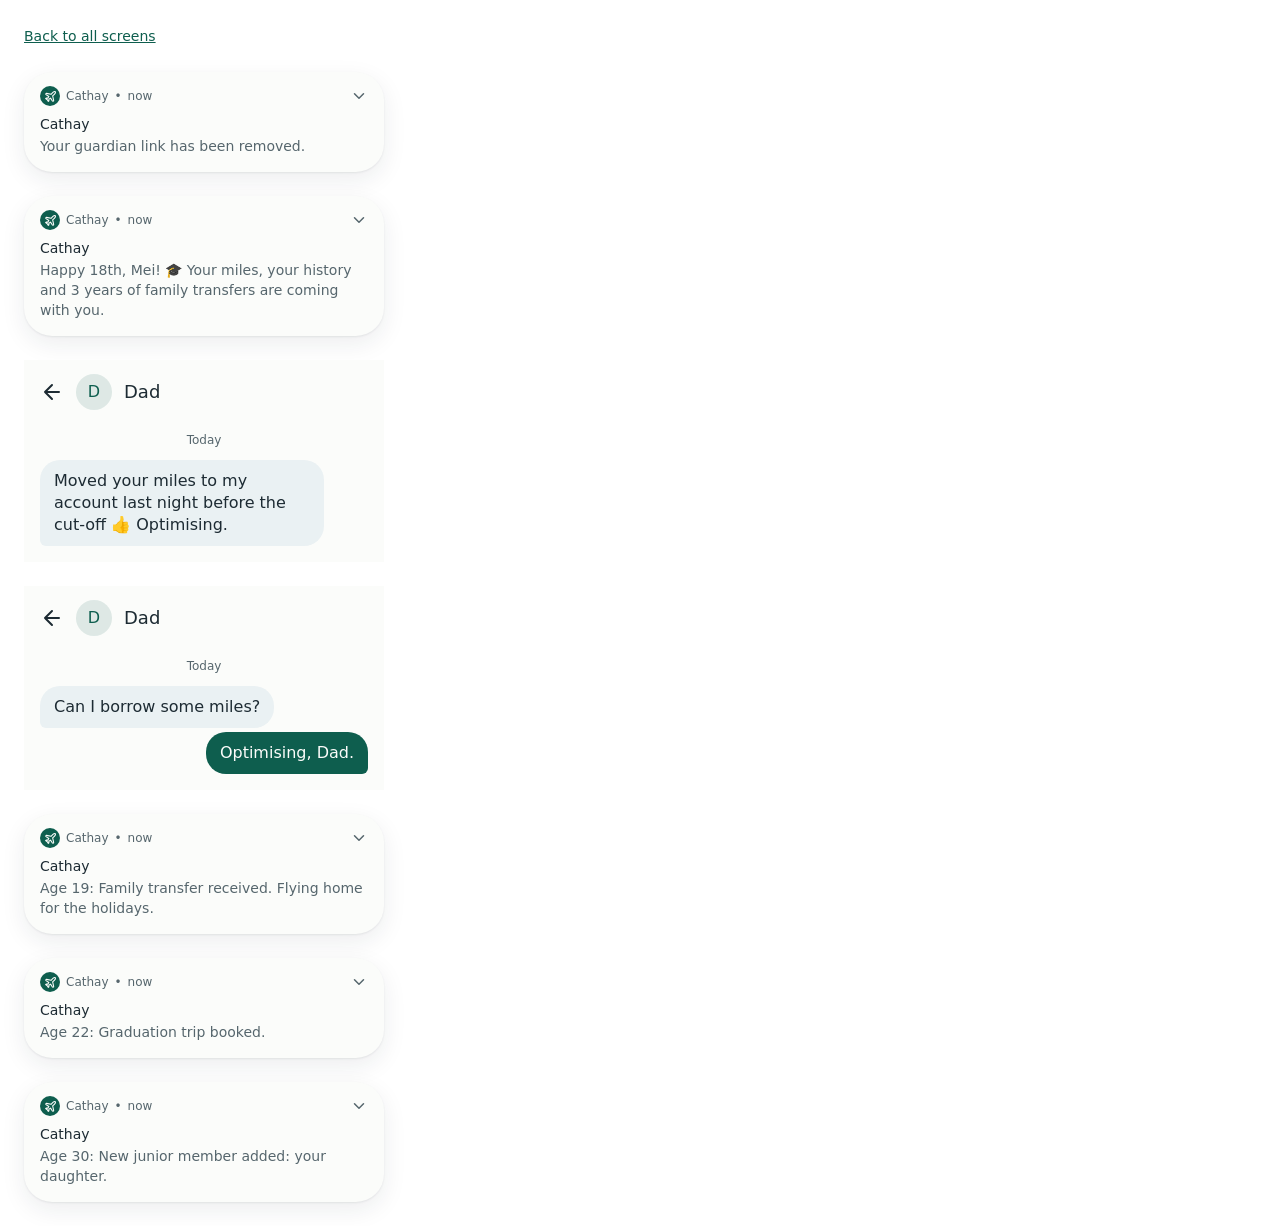
<file: overlays/index.html>
<!doctype html>
<html lang="en">
<head>
<meta charset="utf-8">
<meta name="viewport" content="width=device-width, initial-scale=1">
<title>Little Explorers overlays</title>
<link rel="stylesheet" href="../shared/fonts.css">
<link rel="stylesheet" href="../shared/tokens.css">
<style>
  /* Overlays imitate native Android (Material 3), so system UI uses the system font. */
  html, body { background: transparent; }
  body {
    margin: 0;
    padding: 24px;
    display: flex;
    flex-direction: column;
    align-items: flex-start;
    gap: 24px;
    font-family: Roboto, "Google Sans", system-ui, "Segoe UI", sans-serif;
    font-variant-numeric: normal;
  }

  .nav { font-size: 14px; color: var(--jade); }

  /* Android 14 notification card */
  .notif {
    width: 360px;
    box-sizing: border-box;
    padding: 14px 16px 16px;
    border-radius: 28px;
    background: var(--paper);
    color: var(--ink);
    box-shadow: var(--shadow-doc);
  }
  .notif-head {
    display: flex;
    align-items: center;
    gap: 6px;
    font-size: 12px;
    line-height: 16px;
    color: var(--ink-soft);
  }
  .notif-icon {
    width: 20px; height: 20px;
    border-radius: 50%;
    background: var(--jade);
    display: grid;
    place-items: center;
    flex: none;
  }
  .notif-icon svg { width: 13px; height: 13px; }
  .notif-chevron { margin-left: auto; width: 18px; height: 18px; }
  .notif-title {
    margin: 8px 0 0;
    font-size: 14px;
    line-height: 20px;
    font-weight: 500;
  }
  .notif-body {
    margin: 2px 0 0;
    font-size: 14px;
    line-height: 20px;
    color: var(--ink-soft);
  }

  /* Google Messages conversation */
  .convo {
    width: 360px;
    box-sizing: border-box;
    background: var(--paper);
    color: var(--ink);
    padding-bottom: 16px;
  }
  .convo-bar {
    display: flex;
    align-items: center;
    gap: 12px;
    height: 64px;
    padding: 0 16px;
  }
  .convo-bar svg { width: 24px; height: 24px; flex: none; }
  .convo-avatar {
    width: 36px; height: 36px;
    border-radius: 50%;
    background: var(--jade-tint);
    color: var(--jade);
    display: grid;
    place-items: center;
    font-size: 16px;
    font-weight: 500;
    flex: none;
  }
  .convo-name { font-size: 18px; line-height: 24px; font-weight: 500; }
  .convo-time {
    margin: 8px 0 12px;
    text-align: center;
    font-size: 12px;
    line-height: 16px;
    color: var(--ink-soft);
  }
  .convo-msgs {
    display: flex;
    flex-direction: column;
    gap: 4px;
    padding: 0 16px;
  }
  .bubble {
    max-width: 78%;
    padding: 10px 14px;
    font-size: 16px;
    line-height: 22px;
    border-radius: 20px;
    overflow-wrap: anywhere;
  }
  .bubble.in  { align-self: flex-start; background: var(--sky); border-bottom-left-radius: 6px; }
  .bubble.out { align-self: flex-end; background: var(--jade); color: var(--paper); border-bottom-right-radius: 6px; }
</style>
</head>
<body>
<a class="nav" href="../index.html">Back to all screens</a>
<script src="../shared/data.js"></script>
<script>
(function () {
  var D = window.DATA;
  var SVG_PLANE = '<svg viewBox="0 0 24 24" fill="none" stroke="#FBFCFA" stroke-width="2" stroke-linecap="round" stroke-linejoin="round"><path d="M17.8 19.2 16 11l3.5-3.5C21 6 21.5 4 21 3c-1-.5-3 0-4.5 1.5L13 8 4.8 6.2c-.5-.1-.9.1-1.1.5l-.3.5c-.2.5-.1 1 .3 1.3L9 12l-2 3H4l-1 1 3 2 2 3 1-1v-3l3-2 3.5 5.3c.3.4.8.5 1.3.3l.5-.2c.4-.3.6-.7.5-1.2z"/></svg>';
  var SVG_CHEVRON = '<svg class="notif-chevron" viewBox="0 0 24 24" fill="none" stroke="#56666D" stroke-width="2" stroke-linecap="round" stroke-linejoin="round"><path d="m6 9 6 6 6-6"/></svg>';
  var SVG_BACK = '<svg viewBox="0 0 24 24" fill="none" stroke="#1D2B33" stroke-width="2" stroke-linecap="round" stroke-linejoin="round"><path d="M19 12H5M12 19l-7-7 7-7"/></svg>';

  function el(tag, cls, text) {
    var e = document.createElement(tag);
    if (cls) e.className = cls;
    if (text != null) e.textContent = text;
    return e;
  }

  // Notification card: n = { title, body }
  function renderNotification(n, exportName) {
    var card = el('div', 'notif');
    card.setAttribute('data-export', exportName);
    var head = el('div', 'notif-head');
    var icon = el('span', 'notif-icon');
    icon.innerHTML = SVG_PLANE;
    head.appendChild(icon);
    head.appendChild(el('span', null, n.title));
    head.appendChild(el('span', null, '•'));
    head.appendChild(el('span', null, 'now'));
    head.insertAdjacentHTML('beforeend', SVG_CHEVRON);
    card.appendChild(head);
    card.appendChild(el('p', 'notif-title', n.title));
    card.appendChild(el('p', 'notif-body', n.body));
    document.body.appendChild(card);
  }

  // Conversation: contact name, messages = [{ from, body }], "me" is the sender shown as outgoing
  function renderConversation(contact, messages, me, exportName) {
    var c = el('div', 'convo');
    c.setAttribute('data-export', exportName);
    var bar = el('div', 'convo-bar');
    bar.innerHTML = SVG_BACK;
    bar.appendChild(el('span', 'convo-avatar', contact.charAt(0)));
    bar.appendChild(el('span', 'convo-name', contact));
    c.appendChild(bar);
    c.appendChild(el('div', 'convo-time', 'Today'));
    var list = el('div', 'convo-msgs');
    messages.forEach(function (m) {
      list.appendChild(el('div', 'bubble ' + (m.from === me ? 'out' : 'in'), m.body));
    });
    c.appendChild(list);
    document.body.appendChild(c);
  }

  function render() {
    var N = D.notifications;
    renderNotification(N.linkRemoved, 'S1_notif_link_removed');
    renderNotification(N.graduation, 'S4c_notif_graduation');
    renderConversation('Dad', D.texts.sweep, D.member.name, 'S2_text_sweep');
    renderConversation('Dad', D.texts.ending, D.member.name, 'S6_text_ending');
    N.future.forEach(function (text, i) {
      renderNotification({ title: N.linkRemoved.title, body: text }, 'S6_future_' + (i + 1));
    });
  }

  document.addEventListener('DOMContentLoaded', render);
})();
</script>
</body>
</html>
</file>
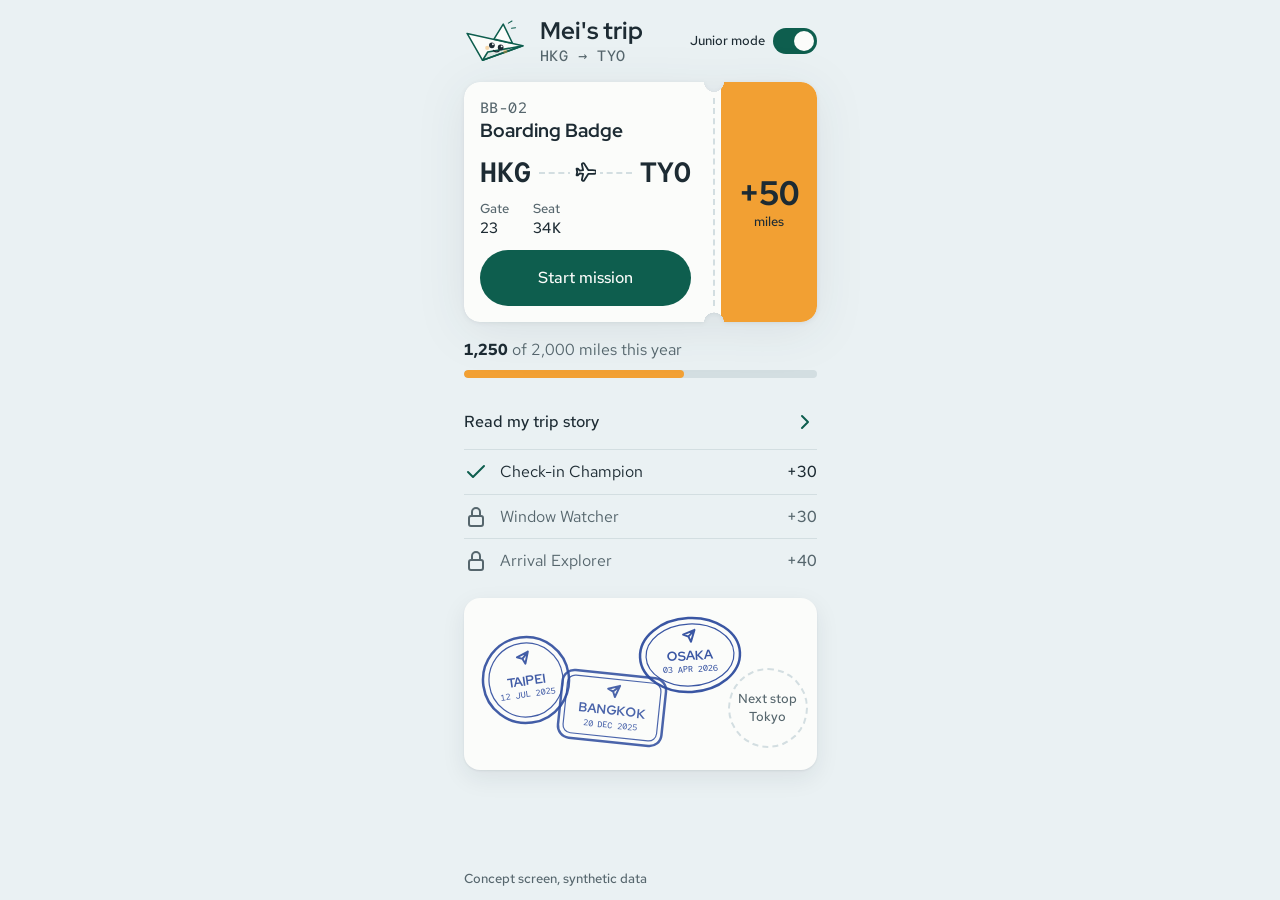
<file: prototype/index.html>
<!doctype html>
<html lang="en">
<head>
  <meta charset="utf-8">
  <meta name="viewport" content="width=device-width, initial-scale=1, viewport-fit=cover">
  <meta name="apple-mobile-web-app-capable" content="yes">
  <meta name="mobile-web-app-capable" content="yes">
  <meta name="apple-mobile-web-app-status-bar-style" content="default">
  <meta name="theme-color" content="#EAF1F3">
  <title>Little Explorers</title>
  <link rel="manifest" href="manifest.webmanifest">
  <link rel="icon" href="icons/icon-192.png">
  <link rel="stylesheet" href="../shared/fonts.css">
  <link rel="stylesheet" href="../shared/tokens.css">
  <script src="../shared/data.js"></script>
  <style>
    *, *::before, *::after { box-sizing: border-box; }
    html, body { overflow-x: hidden; }
    h1, h2, p, ul, dl, dd, figure { margin: 0; }
    ul { padding: 0; list-style: none; }
    a { color: inherit; text-decoration: none; -webkit-tap-highlight-color: transparent; }

    #app { max-width: 393px; margin: 0 auto; }
    /* Safe-area aware padding: env() is 0 in a normal browser, so layout is unchanged there */
    [data-screen] {
      padding:
        calc(var(--space-4) + env(safe-area-inset-top, 0px))
        max(var(--space-4), env(safe-area-inset-right, 0px))
        calc(var(--space-3) + env(safe-area-inset-bottom, 0px))
        max(var(--space-4), env(safe-area-inset-left, 0px));
    }

    /* 200ms slide between screens */
    @keyframes slide-fwd { from { transform: translateX(40px); opacity: 0; } to { transform: none; opacity: 1; } }
    @keyframes slide-back { from { transform: translateX(-40px); opacity: 0; } to { transform: none; opacity: 1; } }
    .slide-fwd { animation: slide-fwd .2s ease-out; }
    .slide-back { animation: slide-back .2s ease-out; }
    @media (prefers-reduced-motion: reduce) { .slide-fwd, .slide-back { animation: none; } }

    /* Subtle pressed state on everything tappable */
    .story-row, .btn-mission, .btn-done, .btn-next, .back-link, .switch { transition: transform .1s ease, background .2s ease; }
    :is(.story-row, .btn-mission, .btn-done, .btn-next, .back-link, .switch):active { transform: scale(.97); }
    /* ===== Home ===== */
    [data-screen="home"] {
      padding-left: max(var(--gutter), env(safe-area-inset-left, 0px));
      padding-right: max(var(--gutter), env(safe-area-inset-right, 0px));
    }
    [data-screen="home"]:not([hidden]) { display: flex; flex-direction: column; gap: var(--space-4); min-height: 100svh; }
    [data-screen="home"] .concept { margin-top: auto; }

    .flight-data { font-family: var(--font-mono); font-size: var(--fs-flight); line-height: var(--lh-flight); font-weight: 500; letter-spacing: var(--tracking-flight); }
    .sr-only { position: absolute; width: 1px; height: 1px; overflow: hidden; clip: rect(0 0 0 0); white-space: nowrap; }
    .icon { flex: none; display: block; }

    /* Header: Pip waving, trip name, junior mode */
    .home-head { display: flex; align-items: center; gap: var(--space-3); }
    .pip { flex: none; display: block; width: 64px; height: auto; }
    .pip .body { fill: var(--paper); stroke: var(--jade); stroke-width: 3; stroke-linejoin: round; }
    .pip .fold { fill: var(--jade-tint); stroke: var(--jade); stroke-width: 3; stroke-linejoin: round; }
    .pip .cheek { fill: var(--miles); opacity: .4; }
    .pip .eye, .pip .smile { fill: var(--ink); }
    .pip .smile { fill: none; stroke: var(--ink); stroke-width: 2.4; stroke-linecap: round; }
    .pip .glint { fill: var(--paper); }
    .pip .tick { fill: none; stroke: var(--jade); stroke-width: 2; stroke-linecap: round; }
    .home-title { flex: 1; min-width: 0; }
    .home-title h1 { font-family: var(--font-display); font-size: var(--fs-title); line-height: var(--lh-title); font-weight: 700; color: var(--ink); }
    .route { color: var(--ink-soft); }
    .mode { flex: none; display: flex; align-items: center; gap: var(--space-2); font-size: var(--fs-small); line-height: var(--lh-small); font-weight: 500; }

    .switch {
      flex: none; position: relative; width: 44px; height: 26px; padding: 0; border: 0; cursor: pointer;
      border-radius: var(--radius-pill); background: var(--line); -webkit-tap-highlight-color: transparent;
    }
    .switch .knob { position: absolute; top: 3px; left: 3px; width: 20px; height: 20px; border-radius: 50%; background: var(--paper); transition: transform .2s ease; }
    .switch[aria-checked="true"] { background: var(--jade); }
    .switch[aria-checked="true"] .knob { transform: translateX(18px); }
    .switch:focus-visible { outline: 2px solid var(--jade); outline-offset: 2px; }

    /* Boarding pass (hero). Notches are cut with a mask; the document shadow follows them via drop-shadow */
    .pass-wrap { filter: drop-shadow(0 1px 2px rgba(29, 43, 51, .08)) drop-shadow(0 8px 24px rgba(29, 43, 51, .08)); }
    .pass {
      --stub: 96px; --notch: 10px; --tear-x: calc(100% - var(--stub) - 7px);
      display: flex; background: var(--paper); border-radius: var(--radius-doc); overflow: hidden;
      -webkit-mask:
        radial-gradient(circle var(--notch) at var(--tear-x) 0, transparent 98%, #000) top / 100% 51% no-repeat,
        radial-gradient(circle var(--notch) at var(--tear-x) 100%, transparent 98%, #000) bottom / 100% 51% no-repeat;
              mask:
        radial-gradient(circle var(--notch) at var(--tear-x) 0, transparent 98%, #000) top / 100% 51% no-repeat,
        radial-gradient(circle var(--notch) at var(--tear-x) 100%, transparent 98%, #000) bottom / 100% 51% no-repeat;
    }
    .pass-main { flex: 1; min-width: 0; display: flex; flex-direction: column; gap: var(--space-3); padding: var(--space-4); }
    .pass-code { color: var(--ink-soft); }
    .pass-title { font-family: var(--font-display); font-size: var(--fs-heading); line-height: var(--lh-heading); font-weight: 700; color: var(--ink); }
    .pass-route { display: flex; align-items: center; gap: var(--space-2); }
    .airport { font-family: var(--font-mono); font-size: var(--fs-airport); line-height: var(--lh-airport); font-weight: 600; color: var(--ink); }
    .route-line { flex: 1; display: flex; align-items: center; justify-content: center; position: relative; color: var(--ink); }
    .route-line::before { content: ""; position: absolute; left: 0; right: 0; top: 50%; border-top: 2px dashed var(--line); }
    .route-line .icon { position: relative; background: var(--paper); padding: 0 4px; box-sizing: content-box; }
    .pass-seat { display: flex; gap: var(--space-5); margin: 0; }
    .pass-seat dt { font-size: var(--fs-small); line-height: var(--lh-small); font-weight: 500; color: var(--ink-soft); }
    .pass-seat dd { margin: 0; color: var(--ink); }
    .btn-mission, .btn-done, .btn-next {
      display: flex; align-items: center; justify-content: center; height: 56px; border-radius: var(--radius-pill);
      background: var(--jade); color: var(--paper); font-weight: 500;
    }
    :is(.btn-mission, .btn-done, .btn-next):active { background: var(--jade-pressed); }
    .pass-done { display: flex; align-items: center; gap: var(--space-2); height: 56px; font-weight: 500; color: var(--ink); }
    .pass-done .icon { color: var(--jade); }
    .tear { flex: none; width: 0; margin: var(--space-4) 6px; border-left: 2px dashed var(--line); }
    .pass-stub {
      flex: none; width: var(--stub); display: flex; flex-direction: column; align-items: center; justify-content: center;
      background: var(--miles); color: var(--ink);
    }
    .stub-num { font-family: var(--font-display); font-size: var(--fs-display); line-height: var(--lh-display); font-weight: 800; }
    .stub-unit { font-size: var(--fs-small); line-height: var(--lh-small); font-weight: 500; }

    /* Miles this year: no container */
    .year-miles { display: flex; flex-direction: column; gap: var(--space-2); }
    .year-line { color: var(--ink-soft); }
    .year-line strong { color: var(--ink); font-weight: 700; }
    .year-miles .progress { margin: 0; height: 8px; background: var(--line); }

    /* Story link and missions: rows with Line dividers, no cards */
    .story-row {
      display: flex; align-items: center; justify-content: space-between; min-height: 56px;
      font-weight: 500; color: var(--ink); border-bottom: 1px solid var(--line);
    }
    .story-row .icon { color: var(--jade); }
    .mission-rows li { display: flex; align-items: center; gap: var(--space-3); min-height: 44px; }
    .mission-rows li + li { border-top: 1px solid var(--line); }
    .row-title { flex: 1; min-width: 0; }
    .row-reward { font-weight: 500; }
    .row--done .icon { color: var(--jade); }
    .row--locked { color: var(--ink-soft); }

    /* Passport page: staggered, rotated, overlapping stamps */
    .passport { position: relative; height: 172px; background: var(--paper); border-radius: var(--radius-doc); box-shadow: var(--shadow-doc); overflow: hidden; }
    .stamp { position: absolute; color: var(--stamp); overflow: visible; }
    .stamp-city { font-family: var(--font-display); font-size: 13px; font-weight: 700; fill: currentColor; }
    .stamp-date { font-family: var(--font-mono); font-size: 8.5px; font-weight: 500; fill: currentColor; }
    .stamp-next {
      position: absolute; display: flex; flex-direction: column; align-items: center; justify-content: center;
      border: 2px dashed var(--line); border-radius: 50%; color: var(--ink-soft);
      font-size: var(--fs-small); line-height: var(--lh-small); font-weight: 500; text-align: center;
    }

    /* Junior mode off: grey out, never fade text below ink-soft */
    .junior-off .pass-wrap { filter: grayscale(1) drop-shadow(0 1px 2px rgba(29, 43, 51, .08)) drop-shadow(0 8px 24px rgba(29, 43, 51, .08)); }
    .junior-off :is(.year-miles, .trip-list, .passport) { filter: grayscale(1); }
    .junior-off :is(.pass-wrap, .year-miles, .trip-list, .passport) { pointer-events: none; }

    .progress { margin-top: var(--space-3); height: 10px; border-radius: var(--radius-pill); background: var(--color-bg); overflow: hidden; }
    .progress-fill { height: 100%; border-radius: inherit; background: var(--color-accent); }

    .concept { font-size: var(--fs-small); line-height: var(--lh-small); font-weight: 500; color: var(--ink-soft); }

    /* ===== Story: picture book, hero is the illustration ===== */
    [data-screen="story"] {
      padding-left: max(var(--gutter), env(safe-area-inset-left, 0px));
      padding-right: max(var(--gutter), env(safe-area-inset-right, 0px));
    }
    [data-screen="story"]:not([hidden]) { display: flex; flex-direction: column; gap: var(--space-4); min-height: 100svh; }
    .back-link { align-self: flex-start; display: inline-flex; align-items: center; gap: var(--space-2); min-height: 44px; font-weight: 500; color: var(--ink); }
    .back-link .icon { color: var(--jade); }

    .story-page {
      flex: 1; min-height: 420px; display: flex; flex-direction: column; touch-action: pan-y; user-select: none;
      background: var(--paper); border-radius: var(--radius-doc); box-shadow: var(--shadow-doc); overflow: hidden;
    }
    .story-art { position: relative; flex: 1; min-height: 240px; cursor: pointer; }
    .story-art svg { position: absolute; inset: 0; width: 100%; height: 100%; }
    .story-copy { display: flex; flex-direction: column; gap: var(--space-2); padding: var(--space-5) var(--space-4); }
    .story-title { font-family: var(--font-display); font-size: var(--fs-title); line-height: var(--lh-title); font-weight: 700; color: var(--ink); }
    .story-text { color: var(--ink); }

    .story-foot { display: flex; align-items: center; justify-content: space-between; gap: var(--space-4); }
    .story-foot [hidden] { display: none; }
    .btn-next { padding: 0 var(--space-5); border: 0; font: inherit; font-weight: 500; cursor: pointer; }
    .story-foot .btn-done { padding: 0 var(--space-5); }
    .page-bars { display: flex; align-items: center; }
    .bar { padding: var(--space-2) 4px; border: 0; background: none; cursor: pointer; }
    .bar::before { content: ""; display: block; width: 8px; height: 8px; border-radius: var(--radius-pill); background: var(--line); transition: width .2s ease; }
    .bar[aria-current="page"]::before { width: 24px; background: var(--jade); }

    /* Illustration parts: palette tokens only */
    .art-sky { fill: var(--sky); }
    .art-cloud { fill: var(--paper); stroke: var(--line); stroke-width: 2; stroke-linejoin: round; }
    .art-trail { fill: none; stroke: var(--jade); stroke-width: 3; stroke-linecap: round; stroke-dasharray: .1 12; }
    .art-frame, .art-bag { fill: var(--paper); stroke: var(--jade); stroke-width: 3; stroke-linejoin: round; }
    .art-glass { fill: var(--sky); stroke: var(--line); stroke-width: 3; }
    .art-pocket { fill: var(--jade-tint); stroke: var(--jade); stroke-width: 2.5; }
    .art-line { fill: none; stroke: var(--jade); stroke-width: 2.5; stroke-linecap: round; stroke-linejoin: round; }
    .art-shade { fill: var(--line); }
    .art-tag { font-family: var(--font-mono); font-size: 13px; font-weight: 600; letter-spacing: .04em; fill: var(--ink); }

    /* ===== Mission complete: hero is the stamp on a passport page ===== */
    [data-screen="mission"] {
      padding-left: max(var(--gutter), env(safe-area-inset-left, 0px));
      padding-right: max(var(--gutter), env(safe-area-inset-right, 0px));
    }
    [data-screen="mission"]:not([hidden]) { display: flex; flex-direction: column; gap: var(--space-5); min-height: 100svh; text-align: center; }

    /* Passport page grows to fill the screen, stamp centred in it */
    .mission-page {
      position: relative; flex: 1; min-height: 340px; display: flex; align-items: center; justify-content: center;
      background: var(--paper); border-radius: var(--radius-doc); box-shadow: var(--shadow-doc); overflow: hidden;
    }
    .press { position: relative; width: 264px; height: 264px; }
    .badge-stamp { display: block; width: 100%; height: 100%; color: var(--stamp); opacity: .92; transform: rotate(-8deg); overflow: visible; }
    .badge-title { font-family: var(--font-display); font-size: 18px; font-weight: 800; letter-spacing: .06em; fill: currentColor; }
    .badge-route { font-family: var(--font-mono); font-size: 14px; font-weight: 600; letter-spacing: .04em; fill: currentColor; }
    .badge-code { font-family: var(--font-mono); font-size: 15px; font-weight: 500; letter-spacing: .04em; fill: currentColor; }
    /* Nose sits on the stamp's outer ring, just right of 12 o'clock */
    .pip--press { position: absolute; width: 140px; left: 159px; top: -102px; }
    @media (max-width: 360px) { .press { transform: scale(.8); } }
    .pip .lid { fill: none; stroke: var(--ink); stroke-width: 3; stroke-linecap: round; }

    .mission-result { display: flex; flex-direction: column; align-items: center; gap: var(--space-3); }
    .mission-heading { font-family: var(--font-display); font-size: var(--fs-title); line-height: var(--lh-title); font-weight: 700; color: var(--ink); }
    .reward-chip {
      position: relative; isolation: isolate; display: inline-flex; padding: var(--space-2) var(--space-4); border-radius: var(--radius-pill);
      background: var(--miles); color: var(--ink);
      font-family: var(--font-display); font-size: var(--fs-heading); line-height: var(--lh-heading); font-weight: 700;
    }
    .mission-miles { display: flex; align-items: baseline; justify-content: center; flex-wrap: wrap; gap: var(--space-2); color: var(--ink-soft); }
    .miles-count { font-family: var(--font-display); font-size: var(--fs-display); line-height: var(--lh-display); font-weight: 800; color: var(--ink); }
    .mission-result .progress { width: 100%; height: 8px; margin: 0; background: var(--line); }
    .mission-foot { display: flex; flex-direction: column; gap: var(--space-3); }

    /* The one orchestrated moment: stamp thumps, Pip presses, then confetti from the reward while miles count */
    .confetti { position: absolute; left: 50%; top: 50%; z-index: -1; pointer-events: none; }
    .confetti i { position: absolute; width: 6px; height: 10px; background: var(--miles); opacity: 0; }
    @keyframes thump {
      0% { transform: scale(1.3) rotate(-14deg); opacity: 0; }
      70% { transform: scale(.97) rotate(-8deg); opacity: .92; }
      100% { transform: scale(1) rotate(-8deg); opacity: .92; }
    }
    @keyframes press { from { transform: translate(8px, -12px); } to { transform: none; } }
    @keyframes confetti {
      0% { opacity: 1; transform: translate(-50%, -50%) rotate(0); }
      70% { opacity: 1; }
      100% { opacity: 0; transform: translate(calc(-50% + var(--dx)), calc(-50% + var(--dy))) rotate(var(--r)); }
    }
    .play .badge-stamp { animation: thump .22s ease-out both; }
    .play .pip--press { animation: press .22s ease-out both; }
    .play .confetti i { animation: confetti .8s cubic-bezier(.2, .7, .3, 1) .22s both; }
    @media (prefers-reduced-motion: reduce) { .confetti { display: none; } }
  </style>
</head>
<body>
<svg width="0" height="0" style="position:absolute" aria-hidden="true">
  <defs>
    <!-- Ink texture: speckled alpha so the stamp reads as pressed ink -->
    <filter id="ink" x="-5%" y="-5%" width="110%" height="110%">
      <feTurbulence type="fractalNoise" baseFrequency=".9" numOctaves="2" seed="4" result="noise"/>
      <feColorMatrix in="noise" values="0 0 0 0 0  0 0 0 0 0  0 0 0 0 0  0 0 0 -.9 1.3" result="speckle"/>
      <feComposite in="SourceGraphic" in2="speckle" operator="in"/>
    </filter>
  </defs>
</svg>
<main id="app">

  <!-- ===== #home ===== -->
  <section data-screen="home" hidden>
    <header class="home-head">
      <!-- Pip waving: near wing lifted, two motion ticks -->
      <svg class="pip" viewBox="0 -6 124 86" role="img">
        <polygon class="body" points="6,22 114,46 36,74"/>
        <polygon class="fold" points="36,74 114,46 46,58"/>
        <polygon class="body" points="58,33 94,41 76,4"/>
        <path class="tick" d="M86 2l7-4M92 12l8-1"/>
        <circle class="cheek" cx="45" cy="50" r="4"/>
        <circle class="cheek" cx="80" cy="57" r="4"/>
        <circle class="eye" cx="54" cy="45" r="5.5"/>
        <circle class="eye" cx="71" cy="49" r="5.5"/>
        <circle class="glint" cx="56" cy="43" r="1.8"/>
        <circle class="glint" cx="73" cy="47" r="1.8"/>
        <path class="smile" d="M57 55 Q63 60 68 56"/>
      </svg>
      <div class="home-title">
        <h1 data-bind="labels.tripTitle"></h1>
        <p class="route flight-data"></p>
      </div>
      <div class="mode">
        <span id="mode-label" data-bind="labels.juniorMode"></span>
        <button class="switch" type="button" role="switch" aria-checked="true" aria-labelledby="mode-label"><span class="knob"></span></button>
      </div>
    </header>

    <div class="pass-wrap">
      <article class="pass">
        <div class="pass-main">
          <div>
            <p class="pass-code flight-data" data-bind="trip.missionCode"></p>
            <h2 class="pass-title"></h2>
          </div>
          <div class="pass-route">
            <span class="airport" data-bind="trip.from"></span>
            <span class="route-line" aria-hidden="true">
              <svg class="icon" viewBox="0 0 24 24" width="22" height="22" fill="none" stroke="currentColor" stroke-width="2" stroke-linecap="round" stroke-linejoin="round"><path transform="rotate(45 12 12)" d="M17.8 19.2 16 11l3.5-3.5C21 6 21.5 4 21 3c-1-.5-3 0-4.5 1.5L13 8 4.8 6.2c-.5-.1-.9.1-1.1.5l-.3.5c-.2.5-.1 1 .3 1.3L9 12l-2 3H4l-1 1 3 2 2 3 1-1v-3l3-2 3.5 5.3c.3.4.8.5 1.3.3l.5-.2c.4-.3.6-.7.5-1.2z"/></svg>
            </span>
            <span class="airport" data-bind="trip.to"></span>
          </div>
          <dl class="pass-seat">
            <div><dt data-bind="labels.gate"></dt><dd class="flight-data" data-bind="trip.gate"></dd></div>
            <div><dt data-bind="labels.seat"></dt><dd class="flight-data" data-bind="trip.seat"></dd></div>
          </dl>
          <div class="pass-action"></div>
        </div>
        <div class="tear" aria-hidden="true"></div>
        <div class="pass-stub">
          <span class="stub-num"></span>
          <span class="stub-unit" data-bind="labels.milesUnit"></span>
        </div>
      </article>
    </div>

    <div class="year-miles">
      <p class="year-line">
        <strong class="year-count"></strong>
        <span data-bind="labels.milesOf"></span>
        <span data-bind="miles.annualCap"></span>
        <span data-bind="labels.milesThisYear"></span>
      </p>
      <div class="progress" role="progressbar" aria-valuemin="0"><div class="progress-fill"></div></div>
    </div>

    <div class="trip-list">
      <a class="story-row" href="#story">
        <span data-bind="labels.readStory"></span>
        <svg class="icon" viewBox="0 0 24 24" width="24" height="24" fill="none" stroke="currentColor" stroke-width="2" stroke-linecap="round" stroke-linejoin="round" aria-hidden="true"><path d="m9 18 6-6-6-6"/></svg>
      </a>
      <ul class="mission-rows"></ul>
    </div>

    <div class="passport"></div>

    <p class="concept" data-bind="labels.concept"></p>
  </section>

  <!-- ===== #story ===== -->
  <section data-screen="story" hidden>
    <a class="back-link" href="#home">
      <svg class="icon" viewBox="0 0 24 24" width="24" height="24" fill="none" stroke="currentColor" stroke-width="2" stroke-linecap="round" stroke-linejoin="round" aria-hidden="true"><path d="m15 18-6-6 6-6"/></svg>
      <span data-bind="labels.backToTrip"></span>
    </a>

    <article class="story-page">
      <div class="story-art">
        <!-- Page 1: Pip flying up into the sky on a dotted trail -->
        <svg data-art="fly" viewBox="0 0 353 520" preserveAspectRatio="xMidYMax slice" role="img">
          <rect class="art-sky" width="353" height="520"/>
          <path class="art-cloud" d="M28 112q2-20 24-18q10-18 32-10q20-6 26 14q18 2 16 14z"/>
          <path class="art-cloud" d="M236 74q2-16 20-14q8-14 26-8q16-4 20 12q14 2 12 10z"/>
          <path class="art-trail" d="M8 400C60 370 100 280 162 248"/>
          <g class="pip" transform="translate(130 150) scale(1.6) rotate(-14 60 45)">
            <polygon class="body" points="6,22 114,46 36,74"/>
            <polygon class="fold" points="36,74 114,46 46,58"/>
            <polygon class="body" points="58,33 94,41 82,18"/>
            <circle class="cheek" cx="45" cy="50" r="4"/>
            <circle class="cheek" cx="80" cy="57" r="4"/>
            <circle class="eye" cx="54" cy="45" r="5.5"/>
            <circle class="eye" cx="71" cy="49" r="5.5"/>
            <circle class="glint" cx="56" cy="43" r="1.8"/>
            <circle class="glint" cx="73" cy="47" r="1.8"/>
            <path class="smile" d="M56 55 Q63 62 69 56"/>
          </g>
          <path class="art-cloud" transform="translate(0 76)" d="M-10 530V452q30-32 68-16q22-36 66-16q26-28 68-6q34-26 70 2q38-20 68 14q26-10 40 10v90z"/>
        </svg>
        <!-- Page 2: Pip peeking out of Mei's backpack, looking up -->
        <svg data-art="backpack" viewBox="0 0 353 520" preserveAspectRatio="xMidYMax slice" role="img" style="display:none">
          <rect class="art-sky" width="353" height="520"/>
          <path class="art-cloud" d="M236 96q2-20 24-18q10-18 32-10q20-6 26 14q18 2 16 14z"/>
          <path class="art-cloud" transform="translate(0 76)" d="M-10 530V452q30-32 68-16q22-36 66-16q26-28 68-6q34-26 70 2q38-20 68 14q26-10 40 10v90z"/>
          <g transform="translate(0 76)">
          <path class="art-bag" d="M112 304Q176 276 240 304"/>
          <g class="pip" transform="translate(116 190) scale(1.5) rotate(-28 60 45)">
            <polygon class="body" points="6,22 114,46 36,74"/>
            <polygon class="fold" points="36,74 114,46 46,58"/>
            <circle class="cheek" cx="45" cy="50" r="4"/>
            <circle class="cheek" cx="80" cy="57" r="4"/>
            <circle class="eye" cx="54" cy="45" r="5.5"/>
            <circle class="eye" cx="71" cy="49" r="5.5"/>
            <circle class="glint" cx="55" cy="42" r="1.8"/>
            <circle class="glint" cx="72" cy="46" r="1.8"/>
            <path class="smile" d="M57 54 Q63 61 69 55"/>
          </g>
          <rect class="art-bag" x="100" y="298" width="152" height="150" rx="36"/>
          <rect class="art-pocket" x="128" y="354" width="96" height="66" rx="16"/>
          <path class="art-line" d="M128 374H224M164 384v14"/>
          <path class="art-line" d="M252 322q18 4 22 24"/>
          <rect class="art-bag" x="252" y="344" width="56" height="30" rx="6"/>
          <text class="art-tag" x="280" y="364" text-anchor="middle" data-bind="trip.to"></text>
          </g>
        </svg>
        <!-- Page 3: Pip on the window sill, nose to the glass, clouds below -->
        <svg data-art="window" viewBox="0 0 353 520" preserveAspectRatio="xMidYMax slice" role="img" style="display:none">
          <defs><clipPath id="win-glass"><rect x="86" y="80" width="180" height="320" rx="90"/></clipPath></defs>
          <rect class="art-sky" width="353" height="520"/>
          <g transform="translate(0 28)">
          <rect class="art-frame" x="66" y="60" width="220" height="360" rx="110"/>
          <rect class="art-glass" x="86" y="80" width="180" height="320" rx="90"/>
          <g clip-path="url(#win-glass)">
            <rect class="art-shade" x="86" y="80" width="180" height="44"/>
            <path class="art-cloud" d="M110 190q2-16 20-14q8-14 26-8q16-4 20 12q14 2 12 10z"/>
            <polygon class="art-frame" points="280,256 140,302 280,324"/>
            <path class="art-cloud" d="M70 410V338q22-24 50-10q18-26 50-8q22-20 52 0q26-18 52 6v64z"/>
          </g>
          <rect class="art-glass" x="86" y="80" width="180" height="320" rx="90" style="fill:none"/>
          <g class="pip" transform="translate(350 356) scale(-1.3 1.3)">
            <polygon class="body" points="6,22 114,46 36,74"/>
            <polygon class="fold" points="36,74 114,46 46,58"/>
            <polygon class="body" points="58,33 94,41 72,24"/>
            <circle class="cheek" cx="45" cy="50" r="4"/>
            <circle class="cheek" cx="80" cy="57" r="4"/>
            <circle class="eye" cx="54" cy="45" r="5.5"/>
            <circle class="eye" cx="71" cy="49" r="5.5"/>
            <circle class="glint" cx="56" cy="44" r="1.8"/>
            <circle class="glint" cx="73" cy="48" r="1.8"/>
            <path class="smile" d="M57 55 Q63 61 69 56"/>
          </g>
          </g>
          <path class="art-cloud" d="M-10 480H363V530H-10z"/>
        </svg>
      </div>
      <div class="story-copy">
        <h1 class="story-title" data-bind="story.title"></h1>
        <p class="story-text"></p>
      </div>
    </article>

    <div class="story-foot">
      <div class="page-bars"></div>
      <button class="btn-next" type="button" data-bind="labels.nextPage"></button>
      <a class="btn-done" href="#home" data-bind="labels.backToTrip" hidden></a>
    </div>

    <p class="concept" data-bind="labels.concept"></p>
  </section>

  <!-- ===== #mission ===== -->
  <section data-screen="mission" hidden>
    <div class="mission-page">
      <div class="page-stamps"></div>
      <div class="press">
        <svg class="badge-stamp" viewBox="0 0 220 220" role="img">
          <g filter="url(#ink)">
            <g fill="none" stroke="currentColor">
              <circle cx="110" cy="110" r="104" stroke-width="4"/>
              <circle cx="110" cy="110" r="95" stroke-width="1.6"/>
              <circle cx="110" cy="110" r="60" stroke-width="1.6"/>
            </g>
            <path id="badge-top" d="M38 110 A72 72 0 0 1 182 110" fill="none"/>
            <path id="badge-bottom" d="M26 110 A84 84 0 0 0 194 110" fill="none"/>
            <text class="badge-title"><textPath href="#badge-top" startOffset="50%" text-anchor="middle"></textPath></text>
            <text class="badge-route"><textPath href="#badge-bottom" startOffset="50%" text-anchor="middle"></textPath></text>
            <circle cx="33" cy="110" r="3" fill="currentColor"/>
            <circle cx="187" cy="110" r="3" fill="currentColor"/>
            <g transform="translate(92 66) scale(1.5)" fill="none" stroke="currentColor" stroke-width="2" stroke-linecap="round" stroke-linejoin="round"><path d="M22 2 11 13M22 2l-7 20-4-9-9-4z"/></g>
            <text class="badge-code" x="110" y="134" text-anchor="middle"></text>
          </g>
        </svg>
        <!-- Pip pressing the stamp: mirrored, nose down onto the ink, eyes closed and smiling -->
        <svg class="pip pip--press" viewBox="0 -8 112 104" role="img">
          <path class="tick" d="M104 4l-9 5M108 24l-9 5M104 44l-9 5"/>
          <g transform="translate(80 -14) rotate(-30) scale(-1 1)">
            <polygon class="body" points="6,22 114,46 36,74"/>
            <polygon class="fold" points="36,74 114,46 46,58"/>
            <polygon class="body" points="58,33 94,41 70,16"/>
          </g>
          <!-- Face drawn upright on the body, above the fold -->
          <g transform="rotate(-12 67 47)">
            <circle class="cheek" cx="54" cy="52" r="4.5"/>
            <circle class="cheek" cx="80" cy="52" r="4.5"/>
            <path class="lid" d="M55 44 Q60 38 65 44"/>
            <path class="lid" d="M69 44 Q74 38 79 44"/>
            <path class="smile" d="M61 50 Q67 57 73 50"/>
          </g>
        </svg>
      </div>
    </div>

    <div class="mission-result">
      <h1 class="mission-heading" data-bind="labels.missionComplete"></h1>
      <span class="reward-chip"><span class="confetti" aria-hidden="true"></span><span class="reward-text"></span></span>
      <p class="mission-miles">
        <strong class="miles-count"></strong>
        <span><span data-bind="labels.milesOf"></span> <span data-bind="miles.annualCap"></span> <span data-bind="labels.milesThisYear"></span></span>
      </p>
      <div class="progress" role="progressbar" aria-valuemin="0"><div class="progress-fill"></div></div>
    </div>

    <div class="mission-foot">
      <a class="btn-done" href="#home" data-bind="labels.backToTrip"></a>
      <p class="concept" data-bind="labels.concept"></p>
    </div>
  </section>

</main>

<script>
(function () {
  var D = window.DATA;
  var SCREENS = ["home", "story", "mission"];

  function icon(paths) {
    return '<svg class="icon" viewBox="0 0 24 24" width="24" height="24" fill="none" stroke="currentColor" stroke-width="2" stroke-linecap="round" stroke-linejoin="round" aria-hidden="true">' + paths + '</svg>';
  }
  var ICONS = {
    check: icon('<path d="M20 6 9 17l-5-5"/>'),
    lock: icon('<rect x="5" y="11" width="14" height="10" rx="2"/><path d="M8 11V7a4 4 0 0 1 8 0v4"/>')
  };

  // Passport layout: shape, position and ink per collected stamp (cycled), plus the next-stop slot
  var STAMPS = [
    { w: 92, h: 92, x: 16, y: 36, rot: -8, ink: .9, iconY: 17, cityY: 51, dateY: 63,
      shape: '<circle cx="46" cy="46" r="43" stroke-width="2.5"/><circle cx="46" cy="46" r="37" stroke-width="1.2"/>' },
    { w: 108, h: 72, x: 94, y: 74, rot: 6, ink: .86, iconY: 12, cityY: 43, dateY: 56,
      shape: '<rect x="2" y="2" width="104" height="68" rx="12" stroke-width="2.5"/><rect x="7" y="7" width="94" height="58" rx="8" stroke-width="1.2"/>' },
    { w: 104, h: 78, x: 174, y: 18, rot: -3, ink: .94, iconY: 13, cityY: 44, dateY: 56,
      shape: '<ellipse cx="52" cy="39" rx="50" ry="37" stroke-width="2.5"/><ellipse cx="52" cy="39" rx="44" ry="31" stroke-width="1.2"/>' }
  ];
  var NEXT_SLOT = { size: 80, x: 264, y: 70 };

  function stampSvg(s, spec) {
    var cx = spec.w / 2;
    return '<svg class="stamp" width="' + spec.w + '" height="' + spec.h + '" viewBox="0 0 ' + spec.w + ' ' + spec.h + '"' +
      ' style="' + (spec.pos || 'left:' + spec.x + 'px;top:' + spec.y + 'px') + ';transform:rotate(' + spec.rot + 'deg);opacity:' + spec.ink + '"' +
      ' role="img" aria-label="' + s.city + ', ' + s.date + '">' +
      '<g fill="none" stroke="currentColor">' + spec.shape + '</g>' +
      '<g transform="translate(' + (cx - 7) + ' ' + spec.iconY + ') scale(.58)" fill="none" stroke="currentColor" stroke-width="3.4" stroke-linecap="round" stroke-linejoin="round"><path d="M22 2 11 13M22 2l-7 20-4-9-9-4z"/></g>' +
      '<text class="stamp-city" x="' + cx + '" y="' + spec.cityY + '" text-anchor="middle">' + s.city.toUpperCase() + '</text>' +
      '<text class="stamp-date" x="' + cx + '" y="' + spec.dateY + '" text-anchor="middle">' + s.date + '</text>' +
      '</svg>';
  }

  function get(path) {
    return path.split(".").reduce(function (o, k) { return o == null ? o : o[k]; }, D);
  }

  function el(tag, cls, text) {
    var n = document.createElement(tag);
    if (cls) n.className = cls;
    if (text != null) n.textContent = text;
    return n;
  }

  function fmt(n) { return n.toLocaleString("en"); }

  function bind(root) {
    root.querySelectorAll("[data-bind]").forEach(function (n) {
      var v = get(n.getAttribute("data-bind"));
      n.textContent = typeof v === "number" ? fmt(v) : v;
    });
  }

  function setMiles(root, miles) {
    var bar = root.querySelector(".progress");
    bar.setAttribute("aria-valuenow", miles);
    bar.setAttribute("aria-valuemax", D.miles.annualCap);
    bar.firstElementChild.style.width = (miles / D.miles.annualCap * 100) + "%";
  }

  // Set once the boarding mission screen has been shown
  var boardingDone = false;
  // The mission shown on the boarding pass: the one that is ready on this trip
  var passMission = D.missions.filter(function (m) { return m.status === "ready"; })[0];

  function renderHome() {
    var root = document.querySelector('[data-screen="home"]');
    bind(root);

    root.querySelector(".pip").setAttribute("aria-label", D.companion.name);
    root.querySelector(".route").textContent = D.trip.from + " → " + D.trip.to;

    var miles = boardingDone ? D.miles.after : D.miles.before;
    root.querySelector(".year-count").textContent = fmt(miles);
    setMiles(root, miles);

    // Boarding pass
    root.querySelector(".pass").setAttribute("aria-label", D.labels.boardingPass);
    root.querySelector(".pass-title").textContent = passMission.title;
    root.querySelector(".stub-num").textContent = "+" + fmt(passMission.reward);
    var action = root.querySelector(".pass-action");
    action.innerHTML = "";
    if (boardingDone) {
      action.className = "pass-action pass-done";
      action.innerHTML = ICONS.check;
      action.appendChild(el("span", null, D.labels.missionComplete));
    } else {
      action.className = "pass-action";
      var btn = el("a", "btn-mission", D.labels.startMission);
      btn.href = "#mission";
      action.appendChild(btn);
    }

    // Other trip missions as plain rows
    var list = root.querySelector(".mission-rows");
    list.innerHTML = "";
    D.missions.forEach(function (m) {
      if (m === passMission) return;
      var li = el("li", "row--" + m.status);
      li.innerHTML = m.status === "done" ? ICONS.check : ICONS.lock;
      li.appendChild(el("span", "row-title", m.title));
      if (m.status === "locked") li.appendChild(el("span", "sr-only", D.labels.locked));
      li.appendChild(el("span", "row-reward", "+" + fmt(m.reward)));
      list.appendChild(li);
    });

    // Passport page
    var page = root.querySelector(".passport");
    var html = "", n = 0;
    D.stamps.forEach(function (s) {
      if (s.collected) { html += stampSvg(s, STAMPS[n % STAMPS.length]); n++; return; }
      html += '<div class="stamp-next" style="left:' + NEXT_SLOT.x + 'px;top:' + NEXT_SLOT.y + 'px;width:' + NEXT_SLOT.size + 'px;height:' + NEXT_SLOT.size + 'px">' +
        '<span>' + D.labels.nextStop + '</span><span>' + s.city + '</span></div>';
    });
    page.innerHTML = html;
  }

  // Picture book: one page per D.story.pages entry, always opens on page 1
  var storyPage = 0;
  function renderStory() {
    var root = document.querySelector('[data-screen="story"]');
    bind(root);
    root.querySelectorAll(".story-art svg").forEach(function (s) { s.setAttribute("aria-label", D.companion.name); });
    var bars = root.querySelector(".page-bars");
    if (!bars.childElementCount) {
      D.story.pages.forEach(function (p, i) {
        var b = el("button", "bar");
        b.type = "button";
        b.setAttribute("aria-label", D.labels.page + " " + (i + 1));
        b.addEventListener("click", function () { goPage(i); });
        bars.appendChild(b);
      });
    }
    goPage(0, true);
  }

  function goPage(i, instant) {
    var root = document.querySelector('[data-screen="story"]');
    var pages = D.story.pages;
    i = Math.max(0, Math.min(pages.length - 1, i));
    if (!instant && i === storyPage) return;
    var slide = i > storyPage ? "slide-fwd" : "slide-back";
    storyPage = i;

    root.querySelectorAll(".story-art svg").forEach(function (s) {
      s.style.display = s.getAttribute("data-art") === pages[i].art ? "" : "none";
    });
    root.querySelector(".story-title").hidden = i !== 0;
    root.querySelector(".story-text").textContent = pages[i].text;
    root.querySelectorAll(".bar").forEach(function (b, j) {
      if (j === i) b.setAttribute("aria-current", "page"); else b.removeAttribute("aria-current");
    });
    var last = i === pages.length - 1;
    root.querySelector(".btn-next").hidden = last;
    root.querySelector(".story-foot .btn-done").hidden = !last;

    var page = root.querySelector(".story-page");
    page.classList.remove("slide-fwd", "slide-back");
    if (!instant) { void page.offsetWidth; page.classList.add(slide); }
  }

  document.addEventListener("click", function (e) {
    if (e.target.closest(".btn-next")) goPage(storyPage + 1);
  });

  // Swipe the page to turn it; a tap on the right or left of the picture also turns it
  var swipe = null;
  document.addEventListener("pointerdown", function (e) {
    var page = e.target.closest(".story-page");
    swipe = page ? { x: e.clientX, y: e.clientY } : null;
  });
  document.addEventListener("pointerup", function (e) {
    if (!swipe) return;
    var dx = e.clientX - swipe.x, dy = e.clientY - swipe.y;
    swipe = null;
    if (Math.abs(dx) > 40 && Math.abs(dx) > Math.abs(dy)) { goPage(storyPage + (dx < 0 ? 1 : -1)); return; }
    var art = e.target.closest(".story-art");
    if (!art || Math.abs(dx) > 10 || Math.abs(dy) > 10) return;
    var r = art.getBoundingClientRect(), at = (e.clientX - r.left) / r.width;
    if (at > .6) goPage(storyPage + 1);
    else if (at < .4) goPage(storyPage - 1);
  });
  document.addEventListener("keydown", function (e) {
    if (current !== "story") return;
    if (e.key === "ArrowRight") goPage(storyPage + 1);
    if (e.key === "ArrowLeft") goPage(storyPage - 1);
  });

  // Earlier stamps around the edges of the mission passport page, one spot per collected stamp
  var PAGE_SPOTS = [
    { pos: "left:-14px;bottom:-10px", rot: 7 },
    { pos: "left:16px;top:18px", rot: -5 },
    { pos: "right:14px;bottom:24px", rot: 4 }
  ];
  var CONFETTI = 16;

  // Stamp thumps in (220ms), then the miles counter runs ~1s and lands exactly on miles.after; replayed on every visit
  var THUMP_MS = 220, COUNT_MS = 1000;
  var countFrame = 0;
  function renderMission() {
    var root = document.querySelector('[data-screen="mission"]');
    bind(root);
    boardingDone = true;

    root.querySelector(".badge-stamp").setAttribute("aria-label", passMission.title);
    root.querySelector(".badge-title textPath").textContent = passMission.title.toUpperCase();
    root.querySelector(".badge-route textPath").textContent = D.trip.from + " → " + D.trip.to;
    root.querySelector(".badge-code").textContent = D.trip.missionCode;
    root.querySelector(".pip").setAttribute("aria-label", D.companion.name);
    root.querySelector(".reward-text").textContent = "+" + fmt(D.miles.missionReward) + " " + D.labels.milesUnit;

    var html = "", n = 0;
    D.stamps.forEach(function (s) {
      if (!s.collected) return;
      html += stampSvg(s, Object.assign({}, STAMPS[n % STAMPS.length], PAGE_SPOTS[n % PAGE_SPOTS.length]));
      n++;
    });
    root.querySelector(".page-stamps").innerHTML = html;

    // Confetti fans up and out from the reward chip
    var burst = root.querySelector(".confetti");
    if (!burst.childElementCount) {
      for (var i = 0; i < CONFETTI; i++) {
        var a = (-165 + i * 150 / (CONFETTI - 1)) * Math.PI / 180, d = 48 + (i % 4) * 16;
        var bit = el("i");
        bit.style.cssText = "--dx:" + Math.round(Math.cos(a) * d * 1.8) + "px;--dy:" + Math.round(Math.sin(a) * d) + "px;--r:" + (i * 67 % 360) + "deg";
        burst.appendChild(bit);
      }
    }

    var from = D.miles.before, to = D.miles.after;
    var count = root.querySelector(".miles-count");
    function paint(v) { count.textContent = fmt(v); setMiles(root, v); }

    cancelAnimationFrame(countFrame);
    root.classList.remove("play");
    if (window.matchMedia("(prefers-reduced-motion: reduce)").matches) { paint(to); return; }
    paint(from);
    void root.offsetWidth;
    root.classList.add("play");
    var start = null;
    function step(t) {
      if (start === null) start = t;
      var p = Math.min(Math.max(t - start - THUMP_MS, 0) / COUNT_MS, 1);
      var eased = 1 - Math.pow(1 - p, 3);
      paint(p < 1 ? Math.round(from + (to - from) * eased) : to);
      if (p < 1) countFrame = requestAnimationFrame(step);
    }
    countFrame = requestAnimationFrame(step);
  }

  var juniorOn = true;
  function applyJunior() {
    var home = document.querySelector('[data-screen="home"]');
    home.classList.toggle("junior-off", !juniorOn);
    home.querySelector(".switch").setAttribute("aria-checked", String(juniorOn));
  }
  document.addEventListener("click", function (e) {
    if (!e.target.closest(".switch")) return;
    juniorOn = !juniorOn;
    applyJunior();
  });

  // iOS Safari only applies :active when a touch listener exists
  document.addEventListener("touchstart", function () {}, { passive: true });

  var current = null;
  function show() {
    var name = location.hash.slice(1);
    if (SCREENS.indexOf(name) === -1) name = "home";
    // Slide in from the right going deeper, from the left going back home; no slide on first load
    var slide = current && current !== name ? (name === "home" ? "slide-back" : "slide-fwd") : "";
    current = name;
    document.querySelectorAll("[data-screen]").forEach(function (s) {
      var on = s.getAttribute("data-screen") === name;
      s.hidden = !on;
      s.classList.remove("slide-fwd", "slide-back");
      if (on && slide) { void s.offsetWidth; s.classList.add(slide); }
    });
    cancelAnimationFrame(countFrame);
    if (name === "home") { renderHome(); applyJunior(); }
    if (name === "story") renderStory();
    if (name === "mission") renderMission();
    window.scrollTo(0, 0);
  }

  document.addEventListener("DOMContentLoaded", show);
  window.addEventListener("hashchange", show);

  // Installable as a full-screen app when served over http(s); skipped on file://
  if ("serviceWorker" in navigator && /^https?:$/.test(location.protocol)) navigator.serviceWorker.register("sw.js");
})();
</script>
</body>
</html>
</file>
<file: shared/fonts.css>
/* Red Hat superfamily, self-hosted. SIL Open Font License: see fonts/OFL.txt */
@font-face {
  font-family: "Red Hat Display";
  src: url("fonts/RedHatDisplay-VF.ttf") format("truetype");
  font-weight: 300 900;
  font-style: normal;
  font-display: swap;
}
@font-face {
  font-family: "Red Hat Text";
  src: url("fonts/RedHatText-VF.ttf") format("truetype");
  font-weight: 300 700;
  font-style: normal;
  font-display: swap;
}
@font-face {
  font-family: "Red Hat Mono";
  src: url("fonts/RedHatMono-VF.ttf") format("truetype");
  font-weight: 300 700;
  font-style: normal;
  font-display: swap;
}
</file>
<file: shared/tokens.css>
/* Little Explorers design tokens (concept prototype). Source of truth: DESIGN.md */
:root {
  /* Palette: use only these */
  --sky: #EAF1F3;        /* app background */
  --paper: #FBFCFA;      /* document surfaces only */
  --jade: #0E5E4E;       /* structure: buttons, active states, Pip outline */
  --ink: #1D2B33;        /* headings and body */
  --ink-soft: #56666D;   /* secondary text, never lighter */
  --miles: #F2A033;      /* miles and rewards only */
  --stamp: #2E4C9E;      /* passport stamp ink only */
  --line: #D3DEE1;       /* dividers, tear lines, empty stamps */

  /* Same-category tints (backgrounds only) */
  --jade-tint: rgba(14, 94, 78, 0.12);
  --miles-tint: rgba(242, 160, 51, 0.16);
  --jade-pressed: color-mix(in srgb, var(--jade) 85%, var(--ink));

  /* Legacy names, pointed at the new palette */
  --color-primary: var(--jade);
  --color-primary-dark: var(--jade-pressed);
  --color-primary-soft: var(--jade-tint);
  --color-bg: var(--sky);
  --color-card: var(--paper);
  --color-accent: var(--miles);
  --color-accent-soft: var(--miles-tint);
  --color-border: var(--line);
  --text-strong: var(--ink);
  --text-body: var(--ink);
  --text-muted: var(--ink-soft);
  --text-on-primary: var(--paper);
  --text-on-accent: var(--ink);

  /* Radius: two only */
  --radius-doc: 16px;
  --radius-pill: 999px;
  --radius-md: var(--radius-doc);

  /* Spacing: 8 / 12 / 16 / 24 / 32 / 48 */
  --space-1: 4px;        /* off-scale, kept until the redesign removes it */
  --space-2: 8px;
  --space-3: 12px;
  --space-4: 16px;
  --space-5: 24px;
  --space-6: 32px;
  --space-7: 48px;
  --gutter: 20px;

  /* One shadow, documents only */
  --shadow-doc: 0 1px 2px rgba(29, 43, 51, .08), 0 8px 24px rgba(29, 43, 51, .08);
  --shadow-card: var(--shadow-doc);

  /* Type families */
  --font-display: "Red Hat Display", system-ui, sans-serif;
  --font-text: "Red Hat Text", system-ui, sans-serif;
  --font-mono: "Red Hat Mono", ui-monospace, monospace;
  --font-sans: var(--font-text);

  /* Type scale: size / line height */
  --fs-display: 34px; --lh-display: 40px;   /* 800, Display, max one per screen */
  --fs-title: 24px;   --lh-title: 30px;     /* 700, Display */
  --fs-heading: 19px; --lh-heading: 26px;   /* 700, Display */
  --fs-body: 16px;    --lh-body: 24px;      /* 400 / 500, Text */
  --fs-small: 13px;   --lh-small: 18px;     /* 500, Text: captions, concept label */
  --fs-flight: 15px;  --lh-flight: 20px;    /* 500, Mono, 0.04em */
  --fs-airport: 28px; --lh-airport: 32px;   /* 600, Mono */
  --tracking-flight: 0.04em;

  /* Legacy size names */
  --fs-sm: var(--fs-small);
  --fs-md: var(--fs-body);
  --fs-lg: var(--fs-heading);
  --fs-xl: var(--fs-title);
}

body {
  margin: 0;
  font-family: var(--font-text);
  font-size: var(--fs-body);
  line-height: var(--lh-body);
  font-variant-numeric: tabular-nums;
  background: var(--sky);
  color: var(--ink);
  -webkit-font-smoothing: antialiased;
}
</file>
